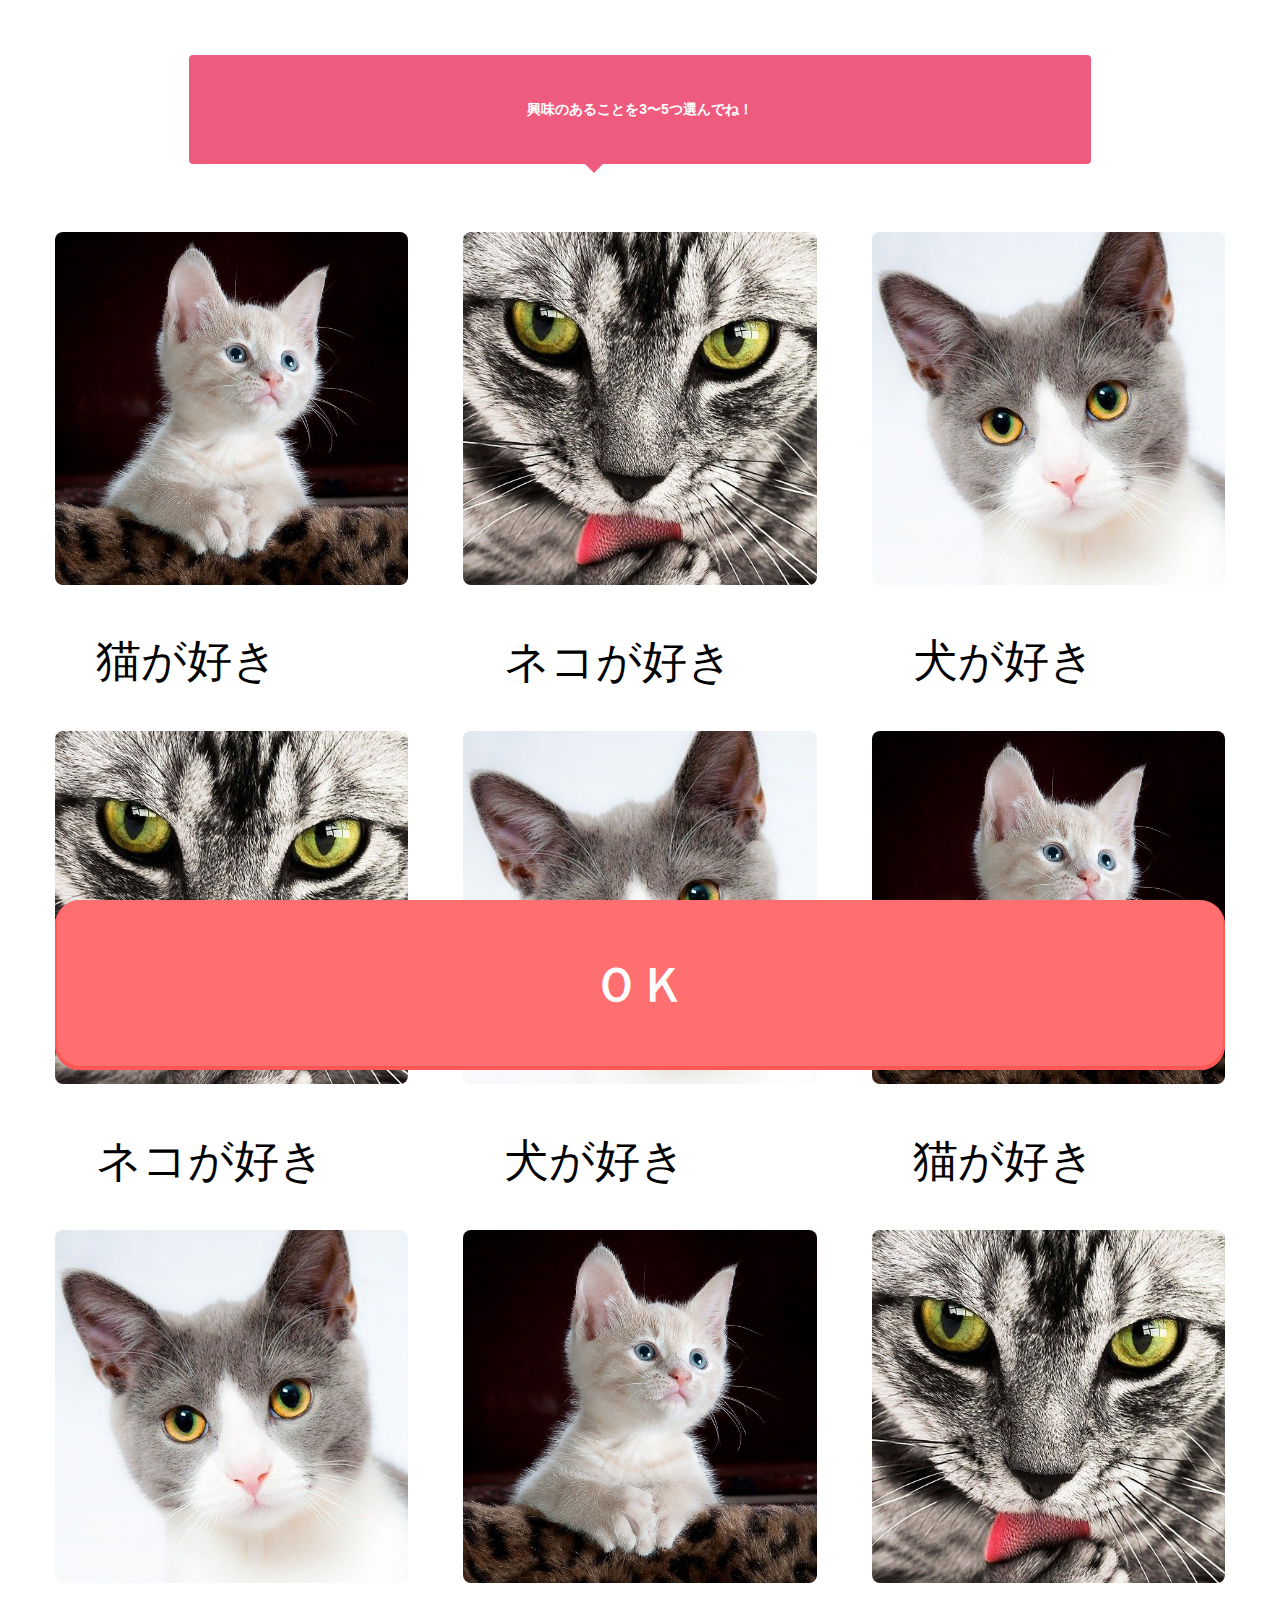
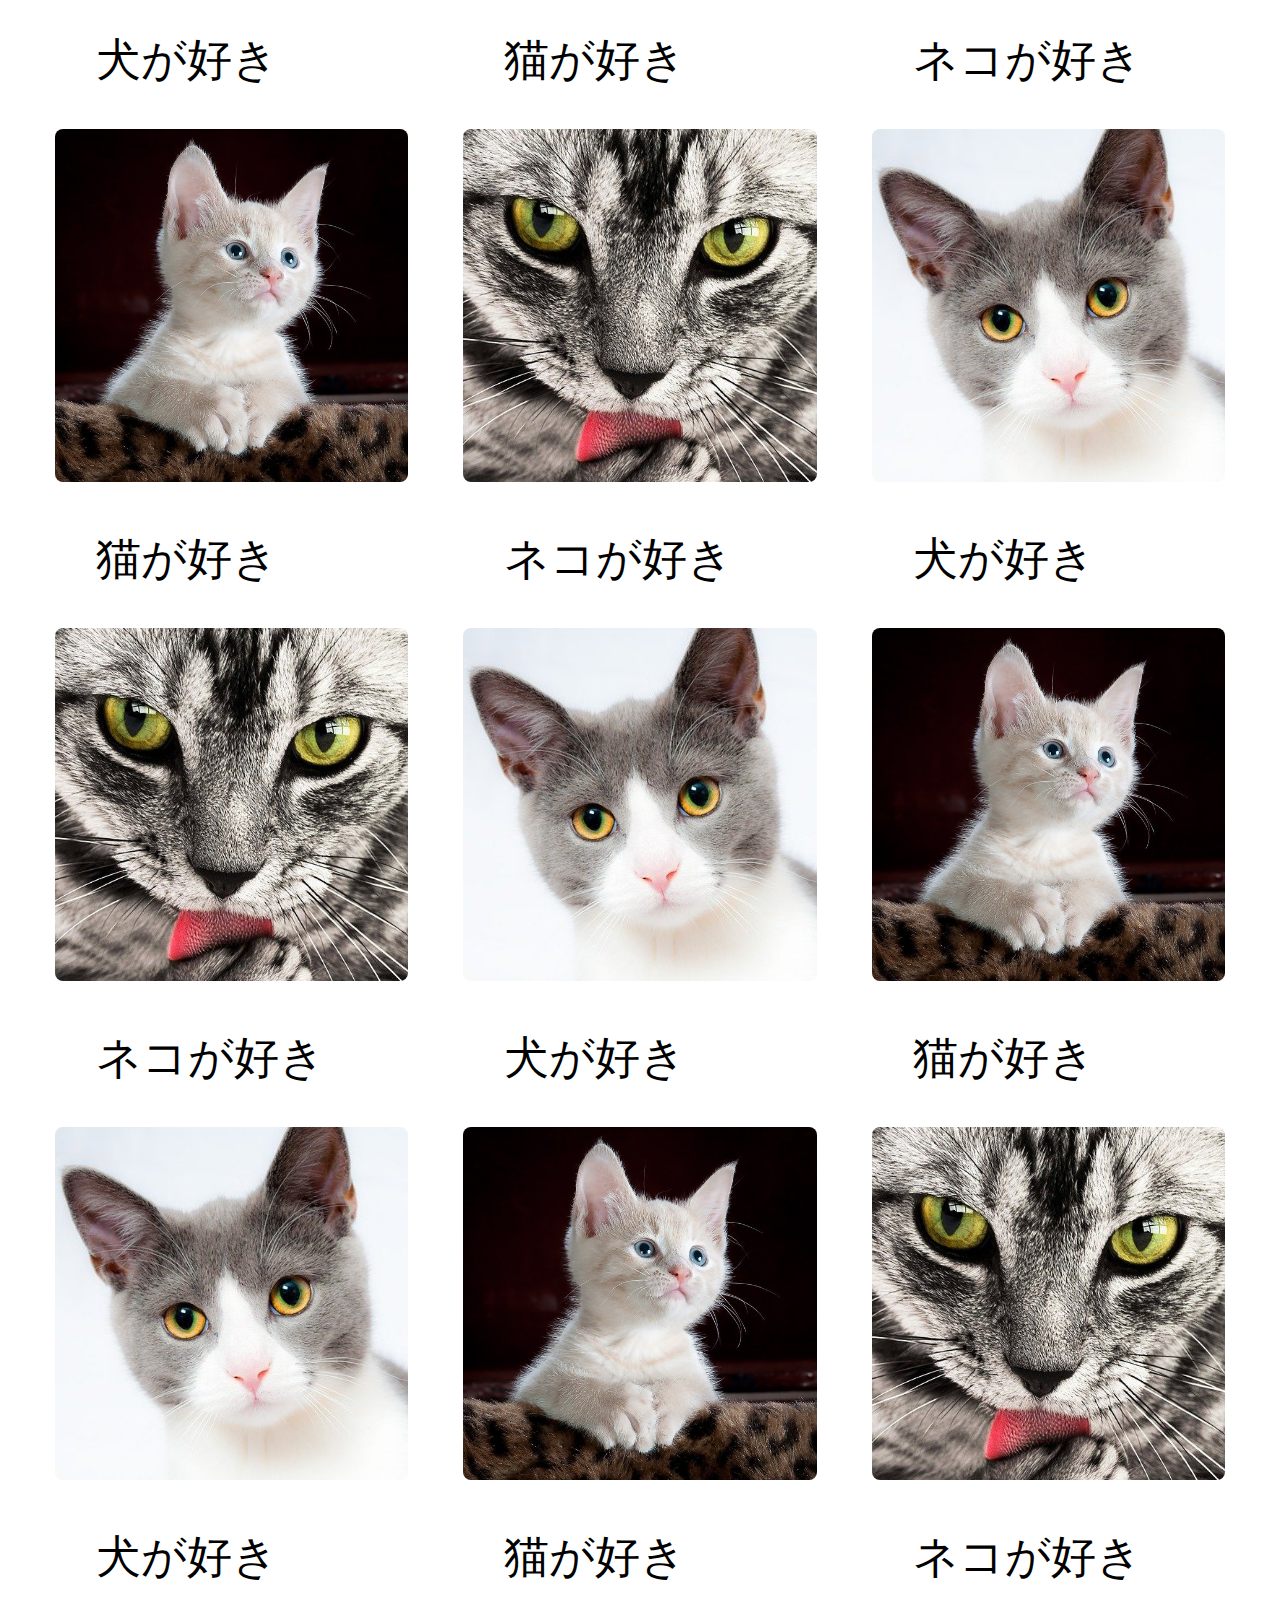
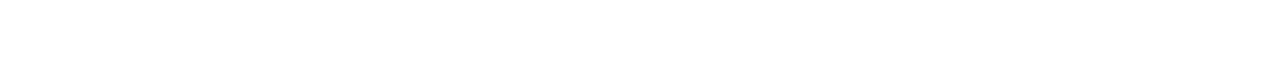
<file: select_check_list/index.html>
<!doctype html>
<html lang="ja">
<head>
  <meta charset="utf-8" />
  <meta http-equiv="content-type" content="text/html; charset=UTF-8" />
  <meta http-equiv="X-UA-Compatible" content="IE=edge" />
  <meta name="viewport" content="width=device-width,initial-scale=1" />
  <link rel="stylesheet" href="../css/global.css">
  <link rel="stylesheet" href="./css/main.css">
</head>
<body class="select_check_list">

<div class="select_check_list_container">
  <div class="balloon_label"><strong>興味のあることを3〜5つ選んでね！</strong></div>

  <form action="" method="POST" name="form_select_check_list">
  <div class="list_wrap">
    <div class="list_item">
      <input type="checkbox" name="ids" value="1" id="cm_1" class="check_box">
      <label for="cm_1" class="check_label">
      <div class="thumb_wrap"><img src="./img/photo_01.jpg" class="thumb"></div>
      <div class="title">猫が好き</div>
      </label>
    </div>
    <div class="list_item">
      <input type="checkbox" name="ids" value="2" id="cm_2" class="check_box">
      <label for="cm_2" class="check_label">
      <div class="thumb_wrap"><img src="./img/photo_02.jpg" class="thumb"></div>
      <div class="title">ネコが好き</div>
      </label>
    </div>
    <div class="list_item">
      <input type="checkbox" name="ids" value="3" id="cm_3" class="check_box">
      <label for="cm_3" class="check_label">
      <div class="thumb_wrap"><img src="./img/photo_03.jpg" class="thumb"></div>
      <div class="title">犬が好き</div>
      </label>
    </div>
    <div class="list_item">
      <input type="checkbox" name="ids" value="4" id="cm_4" class="check_box">
      <label for="cm_4" class="check_label">
      <div class="thumb_wrap"><img src="./img/photo_02.jpg" class="thumb"></div>
      <div class="title">ネコが好き</div>
      </label>
    </div>
    <div class="list_item">
      <input type="checkbox" name="ids" value="5" id="cm_5" class="check_box">
      <label for="cm_5" class="check_label">
      <div class="thumb_wrap"><img src="./img/photo_03.jpg" class="thumb"></div>
      <div class="title">犬が好き</div>
      </label>
    </div>
    <div class="list_item">
      <input type="checkbox" name="ids" value="6" id="cm_6" class="check_box">
      <label for="cm_6" class="check_label">
      <div class="thumb_wrap"><img src="./img/photo_01.jpg" class="thumb"></div>
      <div class="title">猫が好き</div>
      </label>
    </div>
    <div class="list_item">
      <input type="checkbox" name="ids" value="7" id="cm_7" class="check_box">
      <label for="cm_7" class="check_label">
      <div class="thumb_wrap"><img src="./img/photo_03.jpg" class="thumb"></div>
      <div class="title">犬が好き</div>
      </label>
    </div>
    <div class="list_item">
      <input type="checkbox" name="ids" value="8" id="cm_8" class="check_box">
      <label for="cm_8" class="check_label">
      <div class="thumb_wrap"><img src="./img/photo_01.jpg" class="thumb"></div>
      <div class="title">猫が好き</div>
      </label>
    </div>
    <div class="list_item">
      <input type="checkbox" name="ids" value="9" id="cm_9" class="check_box">
      <label for="cm_9" class="check_label">
      <div class="thumb_wrap"><img src="./img/photo_02.jpg" class="thumb"></div>
      <div class="title">ネコが好き</div>
      </label>
    </div>
    <div class="list_item">
      <input type="checkbox" name="ids" value="10" id="cm_10" class="check_box">
      <label for="cm_10" class="check_label">
      <div class="thumb_wrap"><img src="./img/photo_01.jpg" class="thumb"></div>
      <div class="title">猫が好き</div>
      </label>
    </div>
    <div class="list_item">
      <input type="checkbox" name="ids" value="11" id="cm_11" class="check_box">
      <label for="cm_11" class="check_label">
      <div class="thumb_wrap"><img src="./img/photo_02.jpg" class="thumb"></div>
      <div class="title">ネコが好き</div>
      </label>
    </div>
    <div class="list_item">
      <input type="checkbox" name="ids" value="12" id="cm_12" class="check_box">
      <label for="cm_12" class="check_label">
      <div class="thumb_wrap"><img src="./img/photo_03.jpg" class="thumb"></div>
      <div class="title">犬が好き</div>
      </label>
    </div>
    <div class="list_item">
      <input type="checkbox" name="ids" value="13" id="cm_13" class="check_box">
      <label for="cm_13" class="check_label">
      <div class="thumb_wrap"><img src="./img/photo_02.jpg" class="thumb"></div>
      <div class="title">ネコが好き</div>
      </label>
    </div>
    <div class="list_item">
      <input type="checkbox" name="ids" value="14" id="cm_14" class="check_box">
      <label for="cm_14" class="check_label">
      <div class="thumb_wrap"><img src="./img/photo_03.jpg" class="thumb"></div>
      <div class="title">犬が好き</div>
      </label>
    </div>
    <div class="list_item">
      <input type="checkbox" name="ids" value="15" id="cm_15" class="check_box">
      <label for="cm_15" class="check_label">
      <div class="thumb_wrap"><img src="./img/photo_01.jpg" class="thumb"></div>
      <div class="title">猫が好き</div>
      </label>
    </div>
    <div class="list_item">
      <input type="checkbox" name="ids" value="16" id="cm_16" class="check_box">
      <label for="cm_16" class="check_label">
      <div class="thumb_wrap"><img src="./img/photo_03.jpg" class="thumb"></div>
      <div class="title">犬が好き</div>
      </label>
    </div>
    <div class="list_item">
      <input type="checkbox" name="ids" value="17" id="cm_17" class="check_box">
      <label for="cm_17" class="check_label">
      <div class="thumb_wrap"><img src="./img/photo_01.jpg" class="thumb"></div>
      <div class="title">猫が好き</div>
      </label>
    </div>
    <div class="list_item">
      <input type="checkbox" name="ids" value="18" id="cm_18" class="check_box">
      <label for="cm_18" class="check_label">
      <div class="thumb_wrap"><img src="./img/photo_02.jpg" class="thumb"></div>
      <div class="title">ネコが好き</div>
      </label>
    </div>
  </div>
  <div class="select_submit"><input type="submit" value="ＯＫ" class="submit_btn"></div>
  </form>
</div>

<script src="./js/index.js"></script>

</body>
</html>
</file>
<file: select_check_list/css/main.css>
.select_check_list_container {
  padding: 4.3vw;
}

.select_check_list_container.display_select_submit {
  padding: 4.3vw 4.3vw 26.9vw;
}

.select_check_list_container .balloon_label {
  position: relative;
  width: 70.4vw;
  height: 8.5vw;
  display: -webkit-box;
  display: -ms-flexbox;
  display: flex;
  -webkit-box-align: center;
      -ms-flex-align: center;
          align-items: center;
  -webkit-box-pack: center;
      -ms-flex-pack: center;
          justify-content: center;
  background-color: #ef5b7f;
  color: #fff;
  border-radius: 4px;
  margin: 0 auto;
}

.select_check_list_container .balloon_label::after {
  content: "";
  position: absolute;
  top: 8.5vw;
  left: 30.9vw;
  border-top: 9px solid #ef5b7f;
  border-right: 9px solid #fff;
  border-left: 9px solid #fff;
  border-bottom: 9px solid #fff;
}

.select_check_list_container .list_wrap {
  display: grid;
  grid-template-columns: 1fr 1fr 1fr;
  gap: 0 4.3vw;
  padding-top: 5.3vw;
}

.select_check_list_container .list_wrap .list_item .check_box {
  display: none;
}

.select_check_list_container .list_wrap .list_item .check_label {
  position: relative;
  display: block;
  width: 100%;
  height: 100%;
}

.select_check_list_container .list_wrap .list_item .check_label .thumb_wrap {
  position: relative;
}

.select_check_list_container .list_wrap .list_item .check_label .thumb_wrap .thumb {
  width: 100%;
  height: auto;
  border-radius: 8px;
}

.select_check_list_container .list_wrap .list_item .check_label .title {
  font-size: 3.5vw;
  padding: 3.2vw;
  line-height: 1.3;
}

.select_check_list_container .list_wrap .list_item .check_box:checked + .check_label::before {
  content: attr(data-check-count);
  position: absolute;
  z-index: 2;
  top: 17.1vw;
  right: 1.1vw;
  display: -webkit-inline-box;
  display: -ms-inline-flexbox;
  display: inline-flex;
  -webkit-box-align: center;
      -ms-flex-align: center;
          align-items: center;
  -webkit-box-pack: center;
      -ms-flex-pack: center;
          justify-content: center;
  width: 8.5vw;
  height: 8.5vw;
  color: #fff;
  font-weight: bold;
  background-color: #009cff;
  border-radius: 50%;
  border: 2px solid #fff;
  -webkit-box-sizing: border-box;
          box-sizing: border-box;
  -webkit-filter: drop-shadow(0 2px 4px rgba(0, 0, 0, 0.3));
          filter: drop-shadow(0 2px 4px rgba(0, 0, 0, 0.3));
}

.select_check_list_container .list_wrap .list_item .check_box:checked + .check_label .thumb_wrap::after {
  content: "";
  position: absolute;
  z-index: 1;
  top: 0;
  left: 0;
  display: block;
  width: 100%;
  height: 100%;
  border-radius: 8px;
  background-color: rgba(255, 255, 255, 0.7);
}

.select_check_list_container .select_submit {
  position: fixed;
  bottom: 0;
  left: 0;
  z-index: 99;
  width: 100vw;
  height: 22.9vw;
  padding: 0 4.3vw;
  -webkit-box-sizing: border-box;
          box-sizing: border-box;
  -webkit-transition: .2s;
  transition: .2s;
  -webkit-transform: translate3d(0, 22.9vw, 0);
          transform: translate3d(0, 22.9vw, 0);
}

.select_check_list_container .select_submit .submit_btn {
  display: -webkit-box;
  display: -ms-flexbox;
  display: flex;
  -webkit-box-align: center;
      -ms-flex-align: center;
          align-items: center;
  -webkit-box-pack: center;
      -ms-flex-pack: center;
          justify-content: center;
  width: 100%;
  height: 50px;
  height: 13.3vw;
  color: #fff;
  font-size: calc(14rem / 10);
  font-size: 3.7vw;
  font-weight: bold;
  border-radius: calc( 50px / 2);
  background-color: #ff6f6f;
  -webkit-box-shadow: 0px -2px 0px 2px #ff5656 inset;
          box-shadow: 0px -2px 0px 2px #ff5656 inset;
  margin: 0 auto;
  border: none;
}

.select_check_list_container .select_submit.slideup {
  -webkit-transform: translate3d(0, 0, 0);
          transform: translate3d(0, 0, 0);
}
</file>
<file: css/global.css>
/* http://meyerweb.com/eric/tools/css/reset/
   v4.0 | 20180602
   License: none (public domain)
*/
html, body, div, span, applet, object, iframe,
h1, h2, h3, h4, h5, h6, p, blockquote, pre,
a, abbr, acronym, address, big, cite, code,
del, dfn, em, img, ins, kbd, q, s, samp,
small, strike, strong, sub, sup, tt, var,
b, u, i, center,
dl, dt, dd, ol, ul, li,
fieldset, form, label, legend,
table, caption, tbody, tfoot, thead, tr, th, td,
article, aside, canvas, details, embed,
figure, figcaption, footer, header, hgroup,
main, menu, nav, output, ruby, section, summary,
time, mark, audio, video {
  margin: 0;
  padding: 0;
  border: 0;
  font-size: 100%;
  font: inherit;
  vertical-align: baseline;
}

/* HTML5 display-role reset for older browsers */
article, aside, details, figcaption, figure,
footer, header, hgroup, main, menu, nav, section {
  display: block;
}

/* HTML5 hidden-attribute fix for newer browsers */
*[hidden] {
  display: none;
}

body {
  line-height: 1;
}

ol, ul {
  list-style: none;
}

blockquote, q {
  quotes: none;
}

blockquote:before, blockquote:after,
q:before, q:after {
  content: '';
  content: none;
}

table {
  border-collapse: collapse;
  border-spacing: 0;
}

body {
  font-family: sans-serif;
  font-size: 14px;
  line-height: 1.4;
}

strong, b {
  font-weight: 700;
}

a {
  text-decoration: none;
}

[v-cloak] {
  display: none;
}

header {
  display: grid;
  place-items: center;
  height: 12.8vw;
  background-color: #fff;
  border-bottom: 1px solid #f2f4f5;
}

header h1 {
  font-size: 4.5vw;
  font-weight: 700;
}
</file>
